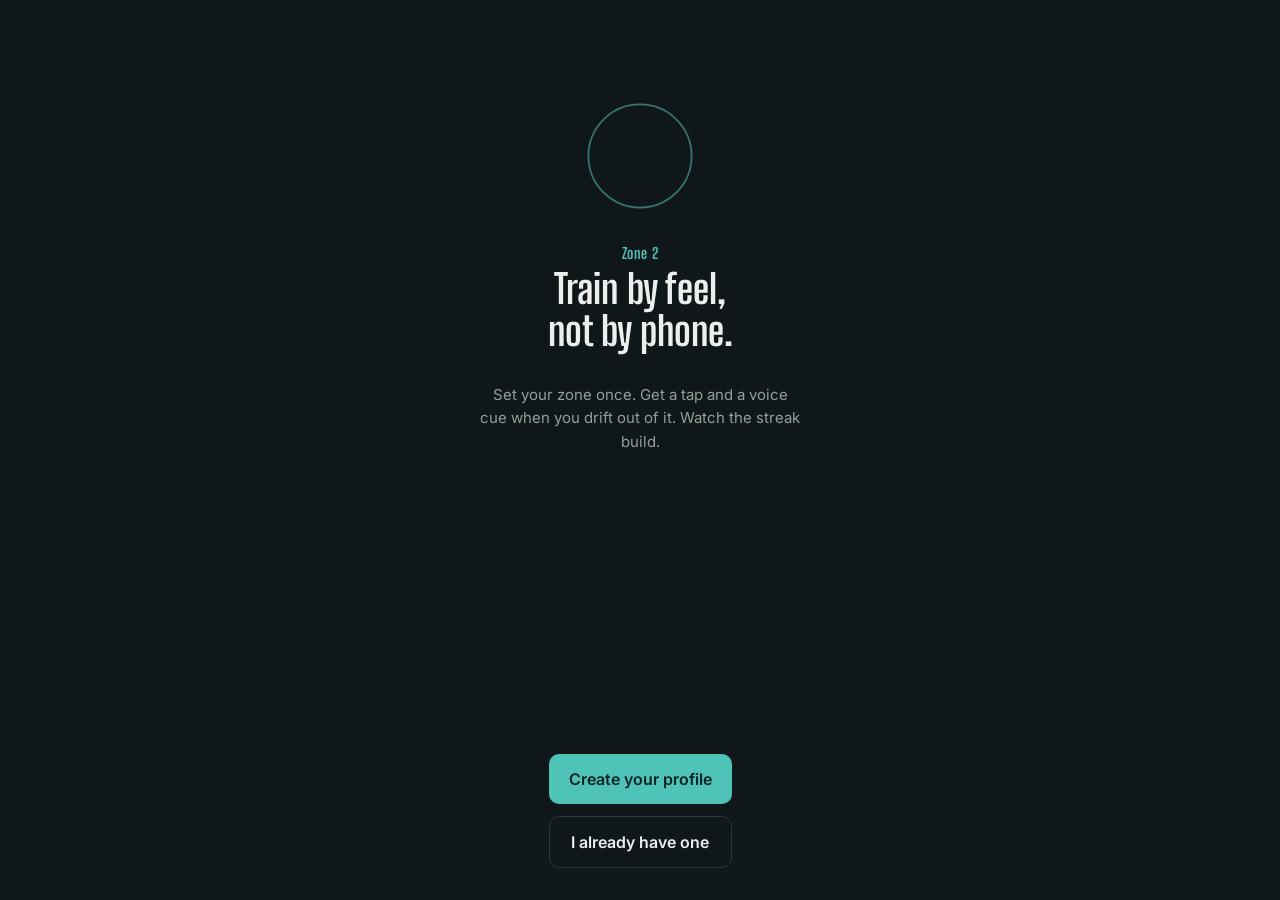
<file: index.html>
<!DOCTYPE html>
<html lang="en">
<head>
<meta charset="UTF-8">
<meta name="viewport" content="width=device-width, initial-scale=1.0, viewport-fit=cover">
<meta name="theme-color" content="#12181B">
<meta name="apple-mobile-web-app-capable" content="yes">
<meta name="apple-mobile-web-app-status-bar-style" content="black-translucent">
<meta name="apple-mobile-web-app-title" content="Zone 2">
<link rel="manifest" href="manifest.json">
<link rel="apple-touch-icon" href="icons/icon-192.png">
<link rel="icon" href="icons/icon-192.png">
<title>Zone 2 Trainer</title>
<link rel="preconnect" href="https://fonts.googleapis.com">
<link rel="preconnect" href="https://fonts.gstatic.com" crossorigin>
<link href="https://fonts.googleapis.com/css2?family=Big+Shoulders+Display:wght@600;700;800&family=Inter:wght@400;500;600;700&display=swap" rel="stylesheet">
<link rel="stylesheet" href="styles.css">
</head>
<body>

<div id="app" class="app">

  <!-- ===================== AUTH: WELCOME ===================== -->
  <section id="screen-welcome" class="screen screen-welcome active">
    <div class="welcome-hero">
      <div class="pulse-ring" aria-hidden="true">
        <svg viewBox="0 0 200 200"><circle cx="100" cy="100" r="86"/></svg>
      </div>
      <p class="eyebrow-none brand-mark">Zone 2</p>
      <h1>Train by feel,<br>not by phone.</h1>
      <p class="welcome-sub">Set your zone once. Get a tap and a voice cue when you drift out of it. Watch the streak build.</p>
    </div>
    <div class="welcome-actions">
      <button class="btn btn-primary" id="btn-go-signup">Create your profile</button>
      <button class="btn btn-ghost" id="btn-go-login">I already have one</button>
    </div>
  </section>

  <!-- ===================== AUTH: SIGNUP ===================== -->
  <section id="screen-signup" class="screen">
    <header class="screen-header">
      <button class="btn-back" data-back="screen-welcome" aria-label="Back">←</button>
      <h2>Create your profile</h2>
    </header>
    <form id="form-signup" class="form-stack" autocomplete="off">
      <label class="field">
        <span>Display name</span>
        <input type="text" id="signup-name" placeholder="e.g. Ziyar" required maxlength="24">
      </label>
      <label class="field">
        <span>Username</span>
        <input type="text" id="signup-username" placeholder="lowercase, no spaces" required maxlength="20" pattern="[a-z0-9_]+">
      </label>
      <label class="field">
        <span>Passcode</span>
        <input type="password" id="signup-password" placeholder="4+ characters" required minlength="4">
      </label>
      <p class="field-note">This stays on this device only — there's no server yet, so it won't follow you to another phone.</p>
      <button type="submit" class="btn btn-primary">Continue</button>
    </form>
    <p id="signup-error" class="form-error" hidden></p>
  </section>

  <!-- ===================== AUTH: LOGIN ===================== -->
  <section id="screen-login" class="screen">
    <header class="screen-header">
      <button class="btn-back" data-back="screen-welcome" aria-label="Back">←</button>
      <h2>Welcome back</h2>
    </header>
    <form id="form-login" class="form-stack" autocomplete="off">
      <label class="field">
        <span>Username</span>
        <input type="text" id="login-username" required maxlength="20">
      </label>
      <label class="field">
        <span>Passcode</span>
        <input type="password" id="login-password" required>
      </label>
      <button type="submit" class="btn btn-primary">Log in</button>
    </form>
    <p id="login-error" class="form-error" hidden></p>
  </section>

  <!-- ===================== ONBOARDING: ZONE SETUP (one-time) ===================== -->
  <section id="screen-setup" class="screen">
    <header class="screen-header">
      <h2>Set your Zone 2</h2>
      <p class="screen-sub">You'll only do this once — adjust it any time later from Settings.</p>
    </header>
    <form id="form-setup" class="form-stack">
      <label class="field">
        <span>Age *</span>
        <input type="number" id="setup-age" min="10" max="100" required placeholder="Required">
      </label>
      <label class="field">
        <span>Resting heart rate <em>(optional)</em></span>
        <input type="number" id="setup-rhr" min="30" max="120" placeholder="Measured first thing in the morning">
      </label>
      <label class="field">
        <span>Max heart rate <em>(optional)</em></span>
        <input type="number" id="setup-maxhr" min="120" max="230" placeholder="From a max-effort test, or leave blank to estimate">
      </label>
      <div class="zone-preview" id="setup-preview" hidden>
        <span class="zone-preview-label">Your estimated Zone 2</span>
        <span class="zone-preview-range"><b id="setup-low">--</b>–<b id="setup-high">--</b> <small>BPM</small></span>
      </div>
      <button type="submit" class="btn btn-primary">Save and continue</button>
    </form>
  </section>

  <!-- ===================== HOME ===================== -->
  <section id="screen-home" class="screen">
    <header class="home-header">
      <div>
        <p class="home-greeting" id="home-greeting">Hey there</p>
        <p class="home-zone" id="home-zone-range">Zone 2: -- – -- BPM</p>
      </div>
      <button class="avatar-btn" id="btn-open-settings" aria-label="Settings">
        <span id="home-avatar-initial">?</span>
      </button>
    </header>

    <div class="streak-card">
      <div class="streak-flame" id="streak-flame">🔥</div>
      <div>
        <p class="streak-number"><span id="streak-current">0</span> day streak</p>
        <p class="streak-sub">Best: <span id="streak-best">0</span> days</p>
      </div>
    </div>

    <div class="home-cta">
      <label class="minutes-field">
        <span>Target time</span>
        <div class="stepper">
          <button type="button" id="minutes-minus" aria-label="Decrease">−</button>
          <span id="minutes-value">30</span>
          <span class="stepper-unit">min</span>
          <button type="button" id="minutes-plus" aria-label="Increase">+</button>
        </div>
      </label>
      <button class="btn btn-primary btn-large" id="btn-start-flow">Start workout</button>
    </div>

    <section class="dash-section">
      <h3>This week</h3>
      <div class="dash-grid">
        <div class="dash-tile">
          <span class="dash-num" id="dash-week-time">0</span>
          <span class="dash-label">minutes trained</span>
        </div>
        <div class="dash-tile">
          <span class="dash-num" id="dash-week-zone">0%</span>
          <span class="dash-label">avg in Zone 2</span>
        </div>
        <div class="dash-tile">
          <span class="dash-num" id="dash-week-count">0</span>
          <span class="dash-label">workouts</span>
        </div>
      </div>
    </section>

    <section class="dash-section">
      <div class="dash-section-head">
        <h3>Last 7 workouts</h3>
      </div>
      <div class="bar-chart" id="bar-chart"></div>
    </section>

    <section class="dash-section">
      <div class="dash-section-head">
        <h3>History</h3>
        <button class="link-btn" id="btn-view-all-history">View all</button>
      </div>
      <ul class="history-list" id="history-list-preview"></ul>
      <p class="empty-note" id="history-empty" hidden>No workouts yet. Your first one will show up here.</p>
    </section>
  </section>

  <!-- ===================== FULL HISTORY ===================== -->
  <section id="screen-history" class="screen">
    <header class="screen-header">
      <button class="btn-back" data-back="screen-home" aria-label="Back">←</button>
      <h2>Workout history</h2>
    </header>
    <ul class="history-list" id="history-list-full"></ul>
    <p class="empty-note" id="history-empty-full" hidden>No workouts logged yet.</p>
  </section>

  <!-- ===================== CONNECT HR MONITOR ===================== -->
  <section id="screen-connect" class="screen">
    <header class="screen-header">
      <button class="btn-back" data-back="screen-home" aria-label="Back">←</button>
      <h2>Connect your HR monitor</h2>
    </header>
    <p class="connect-warning">⚠️ Web Bluetooth needs Chrome or Edge on desktop/Android. Safari and Firefox aren't supported yet.</p>
    <div class="connect-visual" id="connect-visual">
      <span class="connect-pulse"></span>
    </div>
    <p class="connect-status" id="connect-status">Tap below to open the device picker.</p>
    <button class="btn btn-primary btn-large" id="btn-scan">Scan for devices</button>
    <button class="btn btn-ghost" id="btn-skip-connect">Skip — enter BPM manually</button>
  </section>

  <!-- ===================== WORKOUT (LIVE) ===================== -->
  <section id="screen-workout" class="screen">
    <header class="workout-header">
      <button class="btn-back" id="btn-workout-back" aria-label="Back">←</button>
      <span class="workout-timer" id="workout-remaining">30:00</span>
      <button class="icon-btn" id="btn-mute" aria-label="Mute cues">🔊</button>
    </header>

    <div class="gauge-wrap">
      <svg viewBox="0 0 240 240" class="gauge" id="gauge-svg">
        <circle class="gauge-track" cx="120" cy="120" r="104"/>
        <circle class="gauge-fill" id="gauge-fill" cx="120" cy="120" r="104"/>
      </svg>
      <div class="gauge-center">
        <span class="gauge-bpm" id="gauge-bpm">--</span>
        <span class="gauge-bpm-label">BPM</span>
        <span class="gauge-state" id="gauge-state">WAITING</span>
      </div>
    </div>

    <p class="workout-zone-label">Zone 2: <span id="workout-zone-range">-- – --</span> BPM</p>

    <div class="workout-stats">
      <div class="workout-stat">
        <span class="workout-stat-num" id="workout-inzone-pct">0%</span>
        <span class="workout-stat-label">in zone</span>
      </div>
      <div class="workout-stat">
        <span class="workout-stat-num" id="workout-avg">--</span>
        <span class="workout-stat-label">avg bpm</span>
      </div>
      <div class="workout-stat">
        <span class="workout-stat-num" id="workout-elapsed">0:00</span>
        <span class="workout-stat-label">elapsed</span>
      </div>
    </div>

    <input type="range" id="manual-bpm-slider" min="60" max="200" value="120" hidden>

    <div class="workout-controls">
      <button class="btn btn-ghost" id="btn-pause">Pause</button>
      <button class="btn btn-danger" id="btn-stop">Stop</button>
    </div>
  </section>

  <!-- ===================== WORKOUT SUMMARY ===================== -->
  <section id="screen-summary" class="screen">
    <header class="screen-header">
      <h2>Nice work.</h2>
      <p class="screen-sub" id="summary-sub">Here's how it went.</p>
    </header>

    <div class="summary-grid">
      <div class="summary-tile">
        <span class="summary-num" id="summary-time">--</span>
        <span class="summary-label">workout time</span>
      </div>
      <div class="summary-tile">
        <span class="summary-num" id="summary-inzone-time">--</span>
        <span class="summary-label">time in zone 2</span>
      </div>
      <div class="summary-tile">
        <span class="summary-num" id="summary-pct">--%</span>
        <span class="summary-label">zone 2 %</span>
      </div>
      <div class="summary-tile">
        <span class="summary-num" id="summary-avg">--</span>
        <span class="summary-label">avg heart rate</span>
      </div>
    </div>

    <p class="summary-recommendation" id="summary-recommendation"></p>

    <div class="form-stack">
      <button class="btn btn-primary" id="btn-summary-done">Done</button>
    </div>
  </section>

  <!-- ===================== SETTINGS ===================== -->
  <section id="screen-settings" class="screen">
    <header class="screen-header">
      <button class="btn-back" data-back="screen-home" aria-label="Back">←</button>
      <h2>Settings</h2>
    </header>

    <section class="settings-block">
      <h3>Zone 2 profile</h3>
      <form id="form-settings-zone" class="form-stack">
        <label class="field">
          <span>Age</span>
          <input type="number" id="settings-age" min="10" max="100" required>
        </label>
        <label class="field">
          <span>Resting heart rate <em>(optional)</em></span>
          <input type="number" id="settings-rhr" min="30" max="120">
        </label>
        <label class="field">
          <span>Max heart rate <em>(optional)</em></span>
          <input type="number" id="settings-maxhr" min="120" max="230">
        </label>
        <div class="zone-preview" id="settings-preview">
          <span class="zone-preview-label">Zone 2</span>
          <span class="zone-preview-range"><b id="settings-low">--</b>–<b id="settings-high">--</b> <small>BPM</small></span>
        </div>
        <button type="submit" class="btn btn-primary">Save changes</button>
      </form>
    </section>

    <section class="settings-block">
      <h3>Workout cues</h3>
      <label class="toggle-row">
        <span>Voice cues</span>
        <input type="checkbox" id="settings-voice" checked>
      </label>
      <label class="toggle-row">
        <span>Vibration</span>
        <input type="checkbox" id="settings-vibration" checked>
      </label>
    </section>

    <section class="settings-block">
      <button class="btn btn-ghost btn-full" id="btn-logout">Log out</button>
    </section>
  </section>

</div>

<div id="toast" class="toast" hidden></div>

<script src="app.js"></script>
</body>
</html>
</file>
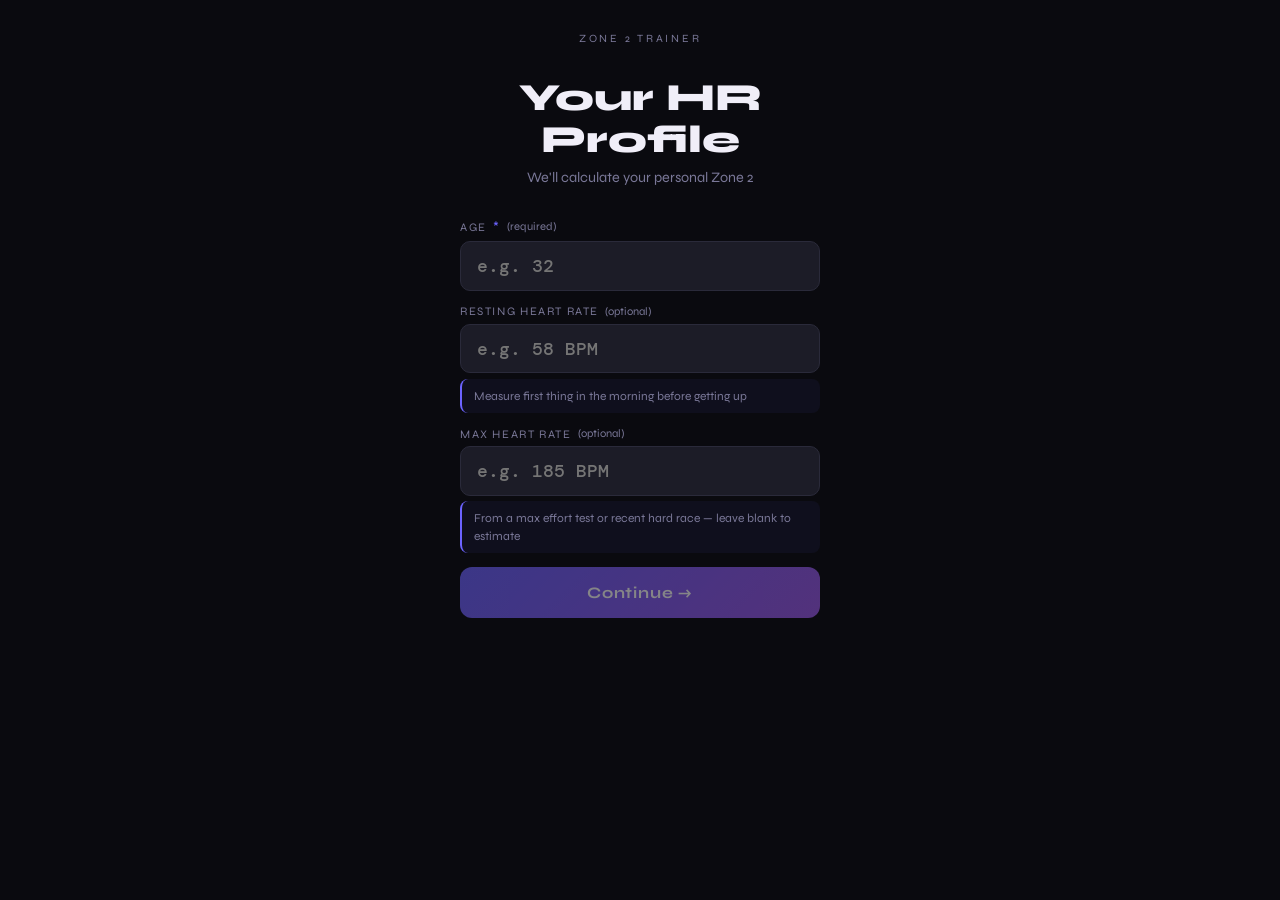
<file: zone2_trainer (1).html>
<!DOCTYPE html>
<html lang="en">
<head>
<meta charset="UTF-8">
<meta name="viewport" content="width=device-width, initial-scale=1.0">
<title>Zone 2 Trainer</title>
<link rel="preconnect" href="https://fonts.googleapis.com">
<link href="https://fonts.googleapis.com/css2?family=DM+Mono:wght@400;500&family=Syne:wght@400;600;700;800&display=swap" rel="stylesheet">
<style>
  *{box-sizing:border-box;margin:0;padding:0;}
  :root{
    --z2-low:133;--z2-high:143;
    --c-easy:#B8860B;--c-zone:#1D6A3A;--c-hard:#B22222;
    --bg:#0A0A0F;--surface:#13131A;--surface2:#1C1C27;
    --text:#F0EEF8;--muted:#7A7898;--border:#2A2A3A;
  }
  body{font-family:'Syne',sans-serif;background:var(--bg);color:var(--text);min-height:600px;overflow:hidden;}
  .screen{display:none;flex-direction:column;align-items:center;justify-content:center;min-height:600px;padding:2rem;animation:fadeIn .4s ease;}
  .screen.active{display:flex;}
  @keyframes fadeIn{from{opacity:0;transform:translateY(12px)}to{opacity:1;transform:translateY(0)}}
  .logo{font-size:11px;letter-spacing:.25em;color:var(--muted);text-transform:uppercase;margin-bottom:2rem;}
  .big-title{font-size:2.4rem;font-weight:800;line-height:1.1;text-align:center;margin-bottom:.5rem;}
  .sub{font-size:.9rem;color:var(--muted);text-align:center;margin-bottom:2rem;}
  .card{background:var(--surface);border:1px solid var(--border);border-radius:16px;padding:2rem;width:100%;max-width:360px;}
  .time-input-wrap{display:flex;align-items:center;gap:1rem;margin:1.5rem 0;}
  .time-btn{width:44px;height:44px;border-radius:50%;border:1px solid var(--border);background:var(--surface2);color:var(--text);font-size:1.4rem;cursor:pointer;display:flex;align-items:center;justify-content:center;transition:all .2s;}
  .time-btn:hover{border-color:#6C63FF;color:#6C63FF;}
  .time-display{flex:1;text-align:center;font-size:2.8rem;font-weight:800;font-family:'DM Mono',monospace;color:#6C63FF;}
  .time-label{font-size:11px;color:var(--muted);letter-spacing:.15em;text-align:center;margin-top:-1rem;margin-bottom:1rem;}
  .btn-primary{width:100%;padding:1rem;border:none;border-radius:12px;background:linear-gradient(135deg,#6C63FF,#9B59E8);color:#fff;font-family:'Syne',sans-serif;font-size:1rem;font-weight:700;cursor:pointer;letter-spacing:.05em;transition:all .2s;}
  .btn-primary:hover{transform:translateY(-1px);box-shadow:0 8px 24px rgba(108,99,255,.35);}
  .btn-primary:disabled{opacity:.5;cursor:not-allowed;transform:none;}
  .btn-secondary{width:100%;padding:.75rem;border:1px solid var(--border);border-radius:12px;background:transparent;color:var(--muted);font-family:'Syne',sans-serif;font-size:.85rem;font-weight:600;cursor:pointer;letter-spacing:.05em;transition:all .2s;margin-top:.5rem;}
  .btn-secondary:hover{border-color:#6C63FF;color:#6C63FF;}

  /* ─── HR PROFILE SCREEN ─── */
  .profile-form{width:100%;max-width:360px;display:flex;flex-direction:column;gap:.85rem;}
  .field-group{display:flex;flex-direction:column;gap:.35rem;}
  .field-label{font-size:.72rem;letter-spacing:.14em;color:var(--muted);text-transform:uppercase;display:flex;align-items:center;gap:.4rem;}
  .field-label .req{color:#6C63FF;font-size:.85rem;}
  .field-input{background:var(--surface2);border:1px solid var(--border);border-radius:10px;padding:.8rem 1rem;color:var(--text);font-family:'DM Mono',monospace;font-size:1.1rem;font-weight:500;outline:none;transition:border-color .2s;width:100%;appearance:none;}
  .field-input:focus{border-color:#6C63FF;}
  .field-input.error{border-color:#E74C3C;}
  .field-hint{font-size:.75rem;color:var(--muted);line-height:1.5;padding:.5rem .75rem;background:rgba(108,99,255,.06);border-radius:8px;border-left:2px solid #6C63FF;}
  .method-badge{display:inline-flex;align-items:center;gap:.4rem;padding:.3rem .7rem;border-radius:6px;font-size:.72rem;font-weight:700;letter-spacing:.08em;margin-top:.25rem;}
  .method-karvonen{background:rgba(46,204,113,.12);color:#2ECC71;border:1px solid rgba(46,204,113,.25);}
  .method-maxhr{background:rgba(108,99,255,.12);color:#9B8FFF;border:1px solid rgba(108,99,255,.25);}
  .method-age{background:rgba(218,165,32,.12);color:#DAA520;border:1px solid rgba(218,165,32,.25);}
  .z2-preview{background:var(--surface2);border-radius:12px;padding:1rem;text-align:center;margin-top:.25rem;border:1px solid var(--border);transition:all .3s;}
  .z2-preview-range{font-family:'DM Mono',monospace;font-size:1.6rem;font-weight:500;color:#6C63FF;}
  .z2-preview-label{font-size:.72rem;color:var(--muted);letter-spacing:.1em;margin-top:.2rem;}
  .error-msg{font-size:.75rem;color:#E74C3C;margin-top:.15rem;}

  /* BLUETOOTH */
  .bt-icon-wrap{width:80px;height:80px;border-radius:50%;border:2px solid var(--border);display:flex;align-items:center;justify-content:center;margin:0 auto 1.5rem;position:relative;transition:border-color .3s;}
  .bt-icon-wrap.scanning{border-color:#6C63FF;animation:pulse-ring 1.4s ease infinite;}
  .bt-icon-wrap.connected{border-color:#2ECC71;}
  @keyframes pulse-ring{0%{box-shadow:0 0 0 0 rgba(108,99,255,.4)}70%{box-shadow:0 0 0 16px rgba(108,99,255,0)}100%{box-shadow:0 0 0 0 rgba(108,99,255,0)}}
  .bt-status{font-size:.85rem;color:var(--muted);text-align:center;margin-bottom:1.5rem;min-height:1.2rem;line-height:1.5;}
  .device-item{display:flex;align-items:center;gap:.75rem;padding:.75rem;border-radius:10px;border:1px solid var(--border);background:var(--surface2);cursor:pointer;transition:all .2s;margin-bottom:.5rem;}
  .device-item:hover{border-color:#6C63FF;}
  .device-item.selected{border-color:#2ECC71;background:rgba(46,204,113,.08);}
  .device-dot{width:8px;height:8px;border-radius:50%;background:var(--muted);}
  .device-item.selected .device-dot{background:#2ECC71;}
  .compat-banner{background:rgba(231,76,60,.1);border:1px solid rgba(231,76,60,.3);border-radius:10px;padding:.75rem 1rem;font-size:.8rem;color:#E74C3C;margin-bottom:1rem;line-height:1.5;display:none;}
  .compat-banner a{color:#E74C3C;text-decoration:underline;}

  /* WORKOUT SCREEN */
  #workout-screen{padding:1.5rem 1rem;}
  .workout-header{display:flex;justify-content:space-between;align-items:center;width:100%;max-width:400px;margin-bottom:1.5rem;}
  .hr-pill{display:flex;align-items:center;gap:.5rem;padding:.5rem 1rem;border-radius:100px;border:1px solid var(--border);background:var(--surface);}
  .hr-num{font-family:'DM Mono',monospace;font-size:1.5rem;font-weight:500;}
  .hr-unit{font-size:.75rem;color:var(--muted);}
  .status-pill{padding:.35rem .9rem;border-radius:100px;font-size:.75rem;font-weight:700;letter-spacing:.08em;}

  .timer-wrap{position:relative;width:200px;height:200px;margin:0 auto 1.5rem;}
  .timer-svg{transform:rotate(-90deg);}
  .timer-bg{fill:none;stroke:var(--border);stroke-width:8;}
  .timer-progress{fill:none;stroke:#6C63FF;stroke-width:8;stroke-linecap:round;transition:stroke-dashoffset .5s linear,stroke .4s;}
  .timer-text{position:absolute;top:50%;left:50%;transform:translate(-50%,-50%);text-align:center;}
  .timer-big{font-family:'DM Mono',monospace;font-size:2rem;font-weight:500;}
  .timer-lbl{font-size:.7rem;color:var(--muted);letter-spacing:.1em;}

  .zone-card{width:100%;max-width:400px;border-radius:14px;border:1px solid var(--border);padding:1.25rem;margin-bottom:1.2rem;text-align:center;transition:all .4s;}
  .zone-msg{font-size:1.05rem;font-weight:600;margin-bottom:.25rem;}
  .zone-sub{font-size:.8rem;color:var(--muted);}

  .zone-easy{border-color:rgba(218,165,32,.4);background:rgba(218,165,32,.07);}
  .zone-easy .zone-msg{color:#DAA520;}
  .zone-good{border-color:rgba(46,204,113,.4);background:rgba(46,204,113,.07);}
  .zone-good .zone-msg{color:#2ECC71;}
  .zone-hard{border-color:rgba(231,76,60,.4);background:rgba(231,76,60,.07);}
  .zone-hard .zone-msg{color:#E74C3C;}
  .zone-wait{border-color:rgba(122,120,152,.3);background:rgba(122,120,152,.05);}
  .zone-wait .zone-msg{color:var(--muted);}

  .stats-row{display:flex;gap:.75rem;width:100%;max-width:400px;margin-bottom:1.2rem;}
  .stat-box{flex:1;background:var(--surface);border:1px solid var(--border);border-radius:12px;padding:.75rem;text-align:center;}
  .stat-val{font-family:'DM Mono',monospace;font-size:1.3rem;font-weight:500;}
  .stat-lbl{font-size:.7rem;color:var(--muted);letter-spacing:.08em;margin-top:2px;}

  .controls{display:flex;gap:.75rem;width:100%;max-width:400px;}
  .ctrl-btn{flex:1;padding:.75rem;border-radius:12px;border:1px solid var(--border);background:var(--surface);color:var(--text);font-family:'Syne',sans-serif;font-size:.8rem;font-weight:600;cursor:pointer;transition:all .2s;letter-spacing:.05em;}
  .ctrl-btn:hover{border-color:#6C63FF;color:#6C63FF;}
  .ctrl-btn.danger{border-color:rgba(231,76,60,.4);color:#E74C3C;}
  .ctrl-btn.danger:hover{background:rgba(231,76,60,.1);}
  .ctrl-btn.paused-style{border-color:rgba(46,204,113,.4);color:#2ECC71;}

  /* SUMMARY */
  #summary-screen{padding:2rem 1rem;}
  .summary-card{background:var(--surface);border:1px solid var(--border);border-radius:20px;padding:2rem;width:100%;max-width:400px;}
  .summary-title{font-size:1.6rem;font-weight:800;margin-bottom:.5rem;}
  .summary-msg{font-size:.9rem;color:var(--muted);margin-bottom:1.5rem;}
  .summary-grid{display:grid;grid-template-columns:1fr 1fr;gap:.75rem;margin-bottom:1.5rem;}
  .s-box{background:var(--surface2);border-radius:12px;padding:1rem;}
  .s-val{font-family:'DM Mono',monospace;font-size:1.5rem;font-weight:500;}
  .s-lbl{font-size:.72rem;color:var(--muted);letter-spacing:.08em;margin-top:4px;}
  .improve-box{background:var(--surface2);border-radius:12px;padding:1rem;border-left:3px solid #6C63FF;margin-bottom:1.5rem;}
  .improve-title{font-size:.75rem;letter-spacing:.1em;color:var(--muted);margin-bottom:.5rem;}
  .improve-text{font-size:.9rem;line-height:1.6;}

  .export-row{display:flex;gap:.75rem;margin-bottom:1rem;}
  .export-btn{flex:1;padding:.65rem;border-radius:10px;border:1px solid var(--border);background:var(--surface2);color:var(--text);font-family:'Syne',sans-serif;font-size:.78rem;font-weight:600;cursor:pointer;transition:all .2s;letter-spacing:.04em;}
  .export-btn:hover{border-color:#6C63FF;color:#6C63FF;}

  .signal-badge{display:inline-flex;align-items:center;gap:3px;margin-left:auto;}
  .signal-bar{width:3px;border-radius:2px;background:var(--muted);}
  .signal-bar.lit{background:#2ECC71;}

  .hr-beat{display:inline-block;width:8px;height:8px;border-radius:50%;background:#E74C3C;margin-right:4px;animation:none;}
  .hr-beat.beating{animation:beat .6s ease-in-out infinite;}
  @keyframes beat{0%,100%{transform:scale(1)}50%{transform:scale(1.5);opacity:.7}}

  .disconnect-btn{font-size:.7rem;color:var(--muted);background:none;border:none;cursor:pointer;text-decoration:underline;margin-top:.5rem;display:block;text-align:center;}
  .disconnect-btn:hover{color:#E74C3C;}

  .data-log-dot{width:6px;height:6px;border-radius:50%;background:#6C63FF;display:inline-block;animation:logblink .8s ease infinite;}
  @keyframes logblink{0%,100%{opacity:1}50%{opacity:.2}}
</style>
</head>
<body>

<!-- SCREEN 0: HR Profile -->
<div id="profile-screen" class="screen active">
  <div class="logo">Zone 2 Trainer</div>
  <div class="big-title">Your HR<br>Profile</div>
  <div class="sub">We'll calculate your personal Zone 2</div>

  <div class="profile-form">
    <!-- Age (mandatory) -->
    <div class="field-group">
      <div class="field-label">Age <span class="req">*</span> <span style="font-size:.7rem;color:var(--muted);font-weight:400;text-transform:none;letter-spacing:0">(required)</span></div>
      <input class="field-input" id="input-age" type="number" min="10" max="100" placeholder="e.g. 32" oninput="onProfileInput()">
      <div class="error-msg" id="err-age" style="display:none">Please enter your age</div>
    </div>

    <!-- Resting HR (optional) -->
    <div class="field-group">
      <div class="field-label">Resting Heart Rate <span style="font-size:.7rem;color:var(--muted);font-weight:400;text-transform:none;letter-spacing:0">(optional)</span></div>
      <input class="field-input" id="input-rhr" type="number" min="30" max="100" placeholder="e.g. 58 BPM" oninput="onProfileInput()">
      <div class="field-hint">Measure first thing in the morning before getting up</div>
    </div>

    <!-- Max HR (optional) -->
    <div class="field-group">
      <div class="field-label">Max Heart Rate <span style="font-size:.7rem;color:var(--muted);font-weight:400;text-transform:none;letter-spacing:0">(optional)</span></div>
      <input class="field-input" id="input-maxhr" type="number" min="100" max="230" placeholder="e.g. 185 BPM" oninput="onProfileInput()">
      <div class="field-hint">From a max effort test or recent hard race — leave blank to estimate</div>
    </div>

    <!-- Live preview -->
    <div class="z2-preview" id="z2-preview" style="display:none">
      <div class="z2-preview-range" id="z2-preview-range">--- BPM</div>
      <div class="z2-preview-label">CALCULATED ZONE 2</div>
      <div id="z2-method-badge" style="margin-top:.5rem;display:flex;justify-content:center;"></div>
    </div>

    <button class="btn-primary" id="profile-next-btn" onclick="saveProfile()" disabled>Continue →</button>
  </div>
</div>

<!-- SCREEN 1: Time Setup -->
<div id="setup-screen" class="screen">
  <div class="logo">Zone 2 Trainer</div>
  <div class="big-title">Set Your<br>Workout Time</div>
  <div class="sub">How long do you want to train today?</div>
  <div class="card">
    <!-- Zone 2 reminder chip -->
    <div style="display:flex;align-items:center;justify-content:space-between;margin-bottom:1.2rem;padding:.6rem .9rem;background:var(--surface2);border-radius:10px;border:1px solid var(--border);">
      <div>
        <div style="font-size:.68rem;letter-spacing:.12em;color:var(--muted);text-transform:uppercase">Your Zone 2</div>
        <div style="font-family:'DM Mono',monospace;font-size:1.1rem;color:#6C63FF;font-weight:500" id="setup-z2-display">--- BPM</div>
      </div>
      <button onclick="goTo('profile-screen')" style="font-size:.7rem;color:var(--muted);background:none;border:1px solid var(--border);border-radius:6px;padding:.3rem .6rem;cursor:pointer;">Edit</button>
    </div>

    <div class="time-input-wrap">
      <button class="time-btn" onclick="adjustTime(-5)">−</button>
      <div class="time-display" id="time-disp">30</div>
      <button class="time-btn" onclick="adjustTime(5)">+</button>
    </div>
    <div class="time-label">MINUTES</div>
    <button class="btn-primary" onclick="goTo('bt-screen')">Connect HR Monitor</button>
  </div>
</div>

<!-- SCREEN 2: Bluetooth -->
<div id="bt-screen" class="screen">
  <div class="logo">Zone 2 Trainer</div>
  <div class="big-title">Connect Your<br>HR Monitor</div>
  <div class="card" style="max-width:360px;">
    <div class="compat-banner" id="compat-banner">
      ⚠️ Web Bluetooth requires Chrome or Edge on desktop/Android.
      Safari and Firefox are not supported. <a href="https://caniuse.com/web-bluetooth" target="_blank">Check compatibility</a>
    </div>

    <div class="bt-icon-wrap" id="bt-icon">
      <svg width="32" height="40" viewBox="0 0 24 30" fill="none">
        <path d="M5 8l14 10-7 5V7l7 5L5 22" stroke="#6C63FF" stroke-width="2.2" stroke-linecap="round" stroke-linejoin="round"/>
      </svg>
    </div>
    <div class="bt-status" id="bt-status">Tap below to open device picker</div>
    <div id="device-list"></div>

    <button class="btn-primary" id="bt-scan-btn" onclick="connectBluetooth()">Scan for Devices</button>
    <button class="btn-primary" id="start-btn" onclick="goTo('workout-screen');startWorkout();" style="display:none;margin-top:.75rem;">Start Workout</button>
  </div>
</div>

<!-- SCREEN 3: Workout -->
<div id="workout-screen" class="screen">
  <div class="workout-header">
    <div class="hr-pill">
      <span class="hr-beat" id="hr-beat-dot"></span>
      <span class="hr-num" id="hr-display">--</span>
      <span class="hr-unit">BPM</span>
    </div>
    <div class="status-pill" id="status-pill" style="background:rgba(122,120,152,.15);color:var(--muted);">WAITING</div>
  </div>

  <div class="timer-wrap">
    <svg class="timer-svg" width="200" height="200" viewBox="0 0 200 200">
      <circle class="timer-bg" cx="100" cy="100" r="88"/>
      <circle class="timer-progress" id="timer-arc" cx="100" cy="100" r="88" stroke-dasharray="553" stroke-dashoffset="0"/>
    </svg>
    <div class="timer-text">
      <div class="timer-big" id="timer-disp">00:00</div>
      <div class="timer-lbl" id="timer-sublbl">REMAINING</div>
    </div>
  </div>

  <div class="zone-card zone-wait" id="zone-card">
    <div class="zone-msg" id="zone-msg">Waiting for HR data...</div>
    <div class="zone-sub" id="zone-sub">Zone 2: --- BPM</div>
  </div>

  <div class="stats-row">
    <div class="stat-box"><div class="stat-val" id="zone2-pct">0%</div><div class="stat-lbl">IN ZONE 2</div></div>
    <div class="stat-box"><div class="stat-val" id="avg-hr">--</div><div class="stat-lbl">AVG BPM</div></div>
    <div class="stat-box">
      <div class="stat-val" id="elapsed-disp">0:00</div>
      <div class="stat-lbl">ELAPSED <span class="data-log-dot" id="log-dot" style="display:none"></span></div>
    </div>
  </div>

  <div class="controls">
    <button class="ctrl-btn" id="pause-btn" onclick="togglePause()">Pause</button>
    <button class="ctrl-btn" onclick="restartWorkout()">Restart</button>
    <button class="ctrl-btn danger" onclick="stopWorkout()">Stop</button>
  </div>
</div>

<!-- SCREEN 4: Summary -->
<div id="summary-screen" class="screen">
  <div class="logo">Zone 2 Trainer</div>
  <div class="summary-card">
    <div class="summary-title" id="summary-title">Great Work!</div>
    <div class="summary-msg" id="summary-msg">Here's how your session went</div>
    <div class="summary-grid">
      <div class="s-box"><div class="s-val" id="s-time">--</div><div class="s-lbl">WORKOUT TIME</div></div>
      <div class="s-box"><div class="s-val" id="s-z2time">--</div><div class="s-lbl">TIME IN ZONE 2</div></div>
      <div class="s-box"><div class="s-val" id="s-z2pct">--%</div><div class="s-lbl">ZONE 2 %</div></div>
      <div class="s-box"><div class="s-val" id="s-avg">-- BPM</div><div class="s-lbl">AVG HEART RATE</div></div>
    </div>
    <div class="improve-box">
      <div class="improve-title">RECOMMENDATION</div>
      <div class="improve-text" id="s-improve">—</div>
    </div>
    <div class="export-row">
      <button class="export-btn" onclick="exportCSV()">⬇ Export CSV</button>
      <button class="export-btn" onclick="exportPNG()">⬇ Export PNG</button>
    </div>
    <button class="btn-primary" onclick="newWorkout()">Start New Workout</button>
  </div>
</div>

<script>
// ─────────────────────────────────────────────
//  ZONE 2 CALCULATION ENGINE
// ─────────────────────────────────────────────

let z2Low  = 0;
let z2High = 0;
let z2Method = ''; // 'karvonen' | 'maxhr' | 'age'

// userProfile persists for the session (survives screen nav, reset on newWorkout)
let userProfile = { age: null, rhr: null, maxhr: null };

function calcZone2(age, rhr, maxhr) {
  let low, high, method;

  if (maxhr && rhr) {
    // Karvonen / HRR method — most accurate
    const hrr = maxhr - rhr;
    low  = Math.round(hrr * 0.60 + rhr);
    high = Math.round(hrr * 0.70 + rhr);
    method = 'karvonen';
  } else if (maxhr) {
    // % of Max HR
    low  = Math.round(maxhr * 0.65);
    high = Math.round(maxhr * 0.75);
    method = 'maxhr';
  } else {
    // Age-predicted max HR
    const estMax = rhr
      ? 220 - age                     // still use age prediction for max
      : 220 - age;
    if (rhr) {
      // Karvonen with estimated max
      const hrr = estMax - rhr;
      low  = Math.round(hrr * 0.60 + rhr);
      high = Math.round(hrr * 0.70 + rhr);
      method = 'karvonen';            // technically still HRR, note as such
    } else {
      low  = Math.round(estMax * 0.65);
      high = Math.round(estMax * 0.75);
      method = 'age';
    }
  }
  return { low, high, method };
}

// ─────────────────────────────────────────────
//  PROFILE SCREEN LOGIC
// ─────────────────────────────────────────────

function onProfileInput() {
  const age   = parseInt(document.getElementById('input-age').value)   || null;
  const rhr   = parseInt(document.getElementById('input-rhr').value)   || null;
  const maxhr = parseInt(document.getElementById('input-maxhr').value) || null;

  const btn     = document.getElementById('profile-next-btn');
  const preview = document.getElementById('z2-preview');
  const errAge  = document.getElementById('err-age');

  // Age is mandatory
  if (!age || age < 10 || age > 100) {
    btn.disabled = true;
    preview.style.display = 'none';
    if (document.getElementById('input-age').value !== '') {
      errAge.style.display = 'block';
      document.getElementById('input-age').classList.add('error');
    }
    return;
  }

  errAge.style.display = 'none';
  document.getElementById('input-age').classList.remove('error');
  btn.disabled = false;

  // Compute and show live preview
  const { low, high, method } = calcZone2(age, rhr, maxhr);
  document.getElementById('z2-preview-range').textContent = `${low}–${high} BPM`;
  preview.style.display = 'block';

  const badge = document.getElementById('z2-method-badge');
  const methodLabels = {
    karvonen: ['method-karvonen', '✓ Karvonen (HRR)'],
    maxhr:    ['method-maxhr',    '% of Max HR'],
    age:      ['method-age',      '⚠ Age-estimated'],
  };
  const [cls, label] = methodLabels[method] || ['method-age', ''];
  badge.innerHTML = `<span class="method-badge ${cls}">${label}</span>`;
}

function saveProfile() {
  const age   = parseInt(document.getElementById('input-age').value)   || null;
  const rhr   = parseInt(document.getElementById('input-rhr').value)   || null;
  const maxhr = parseInt(document.getElementById('input-maxhr').value) || null;

  if (!age) {
    document.getElementById('err-age').style.display = 'block';
    document.getElementById('input-age').classList.add('error');
    return;
  }

  userProfile = { age, rhr, maxhr };
  const { low, high, method } = calcZone2(age, rhr, maxhr);
  z2Low    = low;
  z2High   = high;
  z2Method = method;

  // Update zone sub-label in workout screen
  document.getElementById('zone-sub').textContent = `Zone 2: ${z2Low}–${z2High} BPM`;
  // Update setup screen chip
  document.getElementById('setup-z2-display').textContent = `${z2Low}–${z2High} BPM`;

  goTo('setup-screen');
}

// ─────────────────────────────────────────────
//  STATE
// ─────────────────────────────────────────────
let workoutMins    = 30;
let totalSecs      = 0;
let remainSecs     = 0;
let elapsedSecs    = 0;
let paused         = false;
let workoutInterval = null;
let currentHR      = 0;
let hrHistory      = [];
let zone2Secs      = 0;
let deviceConnected = false;

let bleDevice         = null;
let bleCharacteristic = null;

// ─────────────────────────────────────────────
//  BROWSER COMPAT CHECK
// ─────────────────────────────────────────────
(function checkCompat(){
  if (!navigator.bluetooth) {
    document.getElementById('compat-banner').style.display = 'block';
  }
})();

// ─────────────────────────────────────────────
//  NAV
// ─────────────────────────────────────────────
function goTo(id){
  document.querySelectorAll('.screen').forEach(s=>s.classList.remove('active'));
  document.getElementById(id).classList.add('active');
}

function adjustTime(delta){
  workoutMins = Math.max(5, Math.min(120, workoutMins + delta));
  document.getElementById('time-disp').textContent = workoutMins;
}

// ─────────────────────────────────────────────
//  BLUETOOTH
// ─────────────────────────────────────────────
async function connectBluetooth(){
  if (!navigator.bluetooth) {
    document.getElementById('bt-status').textContent = 'Web Bluetooth not supported in this browser. Use Chrome/Edge.';
    return;
  }

  const icon    = document.getElementById('bt-icon');
  const status  = document.getElementById('bt-status');
  const scanBtn = document.getElementById('bt-scan-btn');
  const list    = document.getElementById('device-list');

  icon.className     = 'bt-icon-wrap scanning';
  status.textContent = 'Opening device picker...';
  scanBtn.disabled   = true;
  list.innerHTML     = '';

  try {
    bleDevice = await navigator.bluetooth.requestDevice({
      filters: [{ services: ['heart_rate'] }],
      optionalServices: ['battery_service']
    });

    status.textContent = `Connecting to ${bleDevice.name || 'device'}...`;
    bleDevice.addEventListener('gattserverdisconnected', onBleDisconnect);

    const server  = await bleDevice.gatt.connect();
    const service = await server.getPrimaryService('heart_rate');
    bleCharacteristic = await service.getCharacteristic('heart_rate_measurement');

    await bleCharacteristic.startNotifications();
    bleCharacteristic.addEventListener('characteristicvaluechanged', handleHRNotification);

    icon.className    = 'bt-icon-wrap connected';
    status.textContent = `Connected to ${bleDevice.name || 'Unknown Device'}`;

    const el = document.createElement('div');
    el.className = 'device-item selected';
    el.innerHTML = `
      <div class="device-dot"></div>
      <div style="flex:1;font-size:.9rem">${bleDevice.name || 'HR Monitor'}</div>
      <div style="font-size:.75rem;color:#2ECC71">● LIVE</div>`;
    list.appendChild(el);

    deviceConnected = true;
    document.getElementById('start-btn').style.display = 'block';
    scanBtn.textContent = 'Scan Again';
    scanBtn.disabled    = false;

    const disBtn = document.createElement('button');
    disBtn.className   = 'disconnect-btn';
    disBtn.textContent = 'Disconnect device';
    disBtn.onclick     = disconnectBle;
    list.appendChild(disBtn);

  } catch (err) {
    icon.className = 'bt-icon-wrap';
    if (err.name === 'NotFoundError') {
      status.textContent = 'No device selected. Try again.';
    } else if (err.name === 'SecurityError') {
      status.textContent = 'Bluetooth permission denied. Check browser settings.';
    } else {
      status.textContent = `Error: ${err.message}`;
    }
    scanBtn.disabled    = false;
    scanBtn.textContent = 'Try Again';
  }
}

function handleHRNotification(event){
  const value = event.target.value;
  const flags = value.getUint8(0);
  const hrFormat = flags & 0x01;
  const bpm = hrFormat === 0
    ? value.getUint8(1)
    : value.getUint16(1, true);
  receivedHR(bpm);
}

function onBleDisconnect(){
  document.getElementById('bt-status').textContent = 'Device disconnected.';
  document.getElementById('bt-icon').className = 'bt-icon-wrap';
  deviceConnected = false;
  if (workoutInterval) {
    document.getElementById('zone-msg').textContent = '⚠ HR monitor disconnected';
    document.getElementById('zone-card').className  = 'zone-card zone-wait';
  }
}

async function disconnectBle(){
  if (bleCharacteristic) {
    try { await bleCharacteristic.stopNotifications(); } catch(e){}
    bleCharacteristic.removeEventListener('characteristicvaluechanged', handleHRNotification);
  }
  if (bleDevice && bleDevice.gatt.connected) {
    bleDevice.gatt.disconnect();
  }
  bleDevice = null;
  bleCharacteristic = null;
  deviceConnected = false;
  document.getElementById('bt-icon').className = 'bt-icon-wrap';
  document.getElementById('bt-status').textContent = 'Disconnected. Tap to scan again.';
  document.getElementById('device-list').innerHTML = '';
  document.getElementById('start-btn').style.display = 'none';
}

// ─────────────────────────────────────────────
//  WORKOUT LOGIC
// ─────────────────────────────────────────────
function startWorkout(){
  totalSecs   = workoutMins * 60;
  remainSecs  = totalSecs;
  elapsedSecs = 0;
  zone2Secs   = 0;
  hrHistory   = [];
  paused      = false;
  currentHR   = 0;

  // Refresh zone sub label with current z2 range
  document.getElementById('zone-sub').textContent = `Zone 2: ${z2Low}–${z2High} BPM`;

  updateTimerArc();
  clearInterval(workoutInterval);
  workoutInterval = setInterval(tickTimer, 1000);

  document.getElementById('log-dot').style.display = 'inline-block';
  document.getElementById('hr-beat-dot').classList.add('beating');
}

function receivedHR(bpm){
  currentHR = bpm;
  hrHistory.push({ t: Date.now(), bpm });
  updateHRDisplay();
}

function tickTimer(){
  if (paused) return;
  remainSecs--;
  elapsedSecs++;
  if (currentHR >= z2Low && currentHR <= z2High) zone2Secs++;
  updateTimerArc();
  updateStats();
  if (remainSecs <= 0) endWorkout();
}

function updateHRDisplay(){
  document.getElementById('hr-display').textContent = currentHR || '--';
  const zCard = document.getElementById('zone-card');
  const zMsg  = document.getElementById('zone-msg');
  const zSub  = document.getElementById('zone-sub');
  const pill  = document.getElementById('status-pill');
  const arc   = document.getElementById('timer-arc');

  if (!currentHR) {
    zCard.className  = 'zone-card zone-wait';
    zMsg.textContent = 'Waiting for HR data...';
    pill.textContent = 'WAITING';
    pill.style.background = 'rgba(122,120,152,.15)';
    pill.style.color = 'var(--muted)';
    return;
  }

  if (currentHR < z2Low) {
    zCard.className  = 'zone-card zone-easy';
    zMsg.textContent = 'Too easy — push a little harder';
    zSub.textContent = `Your HR: ${currentHR} BPM · Zone 2: ${z2Low}–${z2High}`;
    pill.textContent = 'BELOW ZONE';
    pill.style.background = 'rgba(218,165,32,.15)';
    pill.style.color = '#DAA520';
    arc.style.stroke = '#DAA520';
  } else if (currentHR <= z2High) {
    zCard.className  = 'zone-card zone-good';
    zMsg.textContent = 'Great work — stay consistent!';
    zSub.textContent = `Your HR: ${currentHR} BPM · Right in Zone 2`;
    pill.textContent = 'IN ZONE 2';
    pill.style.background = 'rgba(46,204,113,.15)';
    pill.style.color = '#2ECC71';
    arc.style.stroke = '#2ECC71';
  } else {
    zCard.className  = 'zone-card zone-hard';
    zMsg.textContent = 'Too hard — control your effort';
    zSub.textContent = `Your HR: ${currentHR} BPM · Zone 2: ${z2Low}–${z2High}`;
    pill.textContent = 'ABOVE ZONE';
    pill.style.background = 'rgba(231,76,60,.15)';
    pill.style.color = '#E74C3C';
    arc.style.stroke = '#E74C3C';
  }
}

function updateTimerArc(){
  const circ = 2 * Math.PI * 88;
  const frac = remainSecs / totalSecs;
  document.getElementById('timer-arc').style.strokeDashoffset = circ * (1 - frac);
  const m = Math.floor(remainSecs / 60), s = remainSecs % 60;
  document.getElementById('timer-disp').textContent = `${String(m).padStart(2,'0')}:${String(s).padStart(2,'0')}`;
  const em = Math.floor(elapsedSecs / 60), es = elapsedSecs % 60;
  document.getElementById('elapsed-disp').textContent = `${em}:${String(es).padStart(2,'0')}`;
}

function updateStats(){
  const pct = elapsedSecs > 0 ? Math.round((zone2Secs / elapsedSecs) * 100) : 0;
  document.getElementById('zone2-pct').textContent = pct + '%';
  const avg = hrHistory.length > 0
    ? Math.round(hrHistory.reduce((a, b) => a + b.bpm, 0) / hrHistory.length)
    : '--';
  document.getElementById('avg-hr').textContent = avg;
}

function togglePause(){
  paused = !paused;
  const btn = document.getElementById('pause-btn');
  btn.textContent = paused ? 'Resume' : 'Pause';
  btn.className   = paused ? 'ctrl-btn paused-style' : 'ctrl-btn';
  document.getElementById('timer-sublbl').textContent = paused ? 'PAUSED' : 'REMAINING';
}

function restartWorkout(){
  clearInterval(workoutInterval);
  startWorkout();
  document.getElementById('pause-btn').textContent = 'Pause';
  document.getElementById('pause-btn').className   = 'ctrl-btn';
}

function stopWorkout(){
  clearInterval(workoutInterval);
  document.getElementById('log-dot').style.display = 'none';
  showSummary();
}

function endWorkout(){
  clearInterval(workoutInterval);
  document.getElementById('log-dot').style.display = 'none';
  showSummary();
}

// ─────────────────────────────────────────────
//  SUMMARY
// ─────────────────────────────────────────────
function showSummary(){
  const et   = elapsedSecs;
  const em   = Math.floor(et / 60), es = et % 60;
  const z2m  = Math.floor(zone2Secs / 60), z2s = zone2Secs % 60;
  const pct  = et > 0 ? Math.round((zone2Secs / et) * 100) : 0;
  const avg  = hrHistory.length > 0
    ? Math.round(hrHistory.reduce((a, b) => a + b.bpm, 0) / hrHistory.length)
    : 0;

  document.getElementById('s-time').textContent   = `${em}:${String(es).padStart(2,'0')}`;
  document.getElementById('s-z2time').textContent  = `${z2m}:${String(z2s).padStart(2,'0')}`;
  document.getElementById('s-z2pct').textContent   = pct + '%';
  document.getElementById('s-avg').textContent     = avg + ' BPM';

  let title, msg, improve;
  if (pct >= 75)      { title='Excellent Session!'; msg='You nailed Zone 2 today. Recovery starts now.'; }
  else if (pct >= 50) { title='Solid Work!';        msg='Good zone 2 training — a few tweaks and you\'ll be dialed in.'; }
  else if (pct >= 25) { title='Good Effort!';       msg='You showed up. Now let\'s fine-tune your effort control.'; }
  else                { title='Keep At It!';         msg='Every session builds the aerobic base. Keep going.'; }

  if (avg < z2Low)       improve = `Your average HR stayed below Zone 2. Try gradually increasing pace or incline to bring HR into the ${z2Low}–${z2High} range.`;
  else if (avg > z2High) improve = `Your average HR ran above Zone 2 (${z2Low}–${z2High}). Slow down — Zone 2 should feel comfortably hard, not breathless.`;
  else if (pct < 60)     improve = 'HR drifted in and out of zone. Focus on maintaining steady effort — avoid surges and slow-downs.';
  else                   improve = 'You held Zone 2 well. Keep consistent pacing and consider extending duration by 5–10 min next session.';

  document.getElementById('summary-title').textContent = title;
  document.getElementById('summary-msg').textContent   = msg;
  document.getElementById('s-improve').textContent     = improve;
  goTo('summary-screen');
}

// ─────────────────────────────────────────────
//  DATA EXPORT
// ─────────────────────────────────────────────
function exportCSV(){
  if (!hrHistory.length) { alert('No data to export.'); return; }

  const rows = ['timestamp_iso,elapsed_sec,bpm,in_zone2'];
  const start = hrHistory[0].t;
  hrHistory.forEach(r => {
    const iso     = new Date(r.t).toISOString();
    const elapsed = Math.round((r.t - start) / 1000);
    const inZone  = (r.bpm >= z2Low && r.bpm <= z2High) ? 1 : 0;
    rows.push(`${iso},${elapsed},${r.bpm},${inZone}`);
  });

  const methodLabel = { karvonen:'Karvonen (HRR)', maxhr:'% of Max HR', age:'Age-estimated' }[z2Method] || z2Method;
  const meta = [
    `# Zone 2 Trainer — Workout Export`,
    `# Date: ${new Date(hrHistory[0].t).toLocaleString()}`,
    `# Duration: ${Math.floor(elapsedSecs/60)}m ${elapsedSecs%60}s`,
    `# Avg HR: ${Math.round(hrHistory.reduce((a,b)=>a+b.bpm,0)/hrHistory.length)} BPM`,
    `# Zone 2 %: ${Math.round((zone2Secs/elapsedSecs)*100)}%`,
    `# Zone 2 Range: ${z2Low}–${z2High} BPM (${methodLabel})`,
    `# Profile: Age=${userProfile.age}, RHR=${userProfile.rhr||'n/a'}, MaxHR=${userProfile.maxhr||'n/a'}`,
    `# Source: ${bleDevice?.name || 'BLE Heart Rate Monitor'}`,
    ``
  ];

  const blob = new Blob([[...meta, ...rows].join('\n')], { type: 'text/csv' });
  downloadBlob(blob, `zone2_workout_${datestamp()}.csv`);
}

function exportPNG(){
  if (!hrHistory.length) { alert('No data to export.'); return; }

  const W = 800, H = 400;
  const canvas = document.createElement('canvas');
  canvas.width = W; canvas.height = H;
  const ctx = canvas.getContext('2d');

  ctx.fillStyle = '#0A0A0F';
  ctx.fillRect(0, 0, W, H);

  const avg = Math.round(hrHistory.reduce((a,b)=>a+b.bpm,0)/hrHistory.length);
  const pct = elapsedSecs > 0 ? Math.round((zone2Secs/elapsedSecs)*100) : 0;
  const dateStr = new Date(hrHistory[0].t).toLocaleString();

  ctx.fillStyle = '#7A7898';
  ctx.font = '11px monospace';
  ctx.fillText('ZONE 2 TRAINER', 32, 30);
  ctx.fillStyle = '#F0EEF8';
  ctx.font = 'bold 16px sans-serif';
  ctx.fillText('Heart Rate Workout', 32, 52);
  ctx.fillStyle = '#7A7898';
  ctx.font = '11px monospace';
  ctx.fillText(dateStr, 32, 70);

  const stats = [
    { label: 'AVG HR', val: avg + ' BPM' },
    { label: 'IN ZONE 2', val: pct + '%' },
    { label: 'DURATION', val: `${Math.floor(elapsedSecs/60)}m ${elapsedSecs%60}s` }
  ];
  stats.forEach((s, i) => {
    const x = W - 230 + i * 76;
    ctx.fillStyle = '#1C1C27';
    roundRect(ctx, x, 22, 70, 48, 8);
    ctx.fill();
    ctx.fillStyle = '#6C63FF';
    ctx.font = 'bold 14px monospace';
    ctx.textAlign = 'center';
    ctx.fillText(s.val, x+35, 44);
    ctx.fillStyle = '#7A7898';
    ctx.font = '9px sans-serif';
    ctx.fillText(s.label, x+35, 60);
    ctx.textAlign = 'left';
  });

  const PAD_L = 52, PAD_R = 24, PAD_T = 90, PAD_B = 40;
  const cW = W - PAD_L - PAD_R;
  const cH = H - PAD_T - PAD_B;

  const bpms = hrHistory.map(r=>r.bpm);
  const minBPM = Math.max(60, Math.min(...bpms) - 10);
  const maxBPM = Math.min(200, Math.max(...bpms) + 10);

  const xOf = i => PAD_L + (i / (hrHistory.length - 1)) * cW;
  const yOf = bpm => PAD_T + cH - ((bpm - minBPM) / (maxBPM - minBPM)) * cH;

  // Zone 2 band (dynamic)
  const yZ2lo = yOf(z2Low), yZ2hi = yOf(z2High);
  ctx.fillStyle = 'rgba(46,204,113,0.10)';
  ctx.fillRect(PAD_L, yZ2hi, cW, yZ2lo - yZ2hi);
  ctx.strokeStyle = 'rgba(46,204,113,0.35)';
  ctx.lineWidth = 1;
  ctx.setLineDash([4,4]);
  ctx.beginPath(); ctx.moveTo(PAD_L, yZ2lo); ctx.lineTo(PAD_L+cW, yZ2lo); ctx.stroke();
  ctx.beginPath(); ctx.moveTo(PAD_L, yZ2hi); ctx.lineTo(PAD_L+cW, yZ2hi); ctx.stroke();
  ctx.setLineDash([]);
  ctx.fillStyle = 'rgba(46,204,113,0.6)';
  ctx.font = '9px monospace';
  ctx.fillText(z2High, PAD_L - 30, yZ2hi + 4);
  ctx.fillText(z2Low,  PAD_L - 30, yZ2lo + 4);

  [minBPM, Math.round((minBPM+maxBPM)/2), maxBPM].forEach(v => {
    const y = yOf(v);
    ctx.strokeStyle = '#2A2A3A';
    ctx.lineWidth = 1;
    ctx.beginPath(); ctx.moveTo(PAD_L, y); ctx.lineTo(PAD_L+cW, y); ctx.stroke();
    ctx.fillStyle = '#7A7898';
    ctx.font = '9px monospace';
    ctx.fillText(v, PAD_L - 30, y + 4);
  });

  ctx.lineWidth = 2;
  ctx.lineJoin = 'round';
  for (let i = 1; i < hrHistory.length; i++) {
    const bpm = hrHistory[i].bpm;
    ctx.strokeStyle = bpm < z2Low ? '#DAA520' : bpm <= z2High ? '#2ECC71' : '#E74C3C';
    ctx.beginPath();
    ctx.moveTo(xOf(i-1), yOf(hrHistory[i-1].bpm));
    ctx.lineTo(xOf(i), yOf(bpm));
    ctx.stroke();
  }

  const totalMins = Math.floor(elapsedSecs/60);
  const steps = Math.min(6, totalMins);
  for (let s = 0; s <= steps; s++) {
    const frac = s / steps;
    const mins = Math.round(totalMins * frac);
    const x = PAD_L + frac * cW;
    ctx.fillStyle = '#7A7898';
    ctx.font = '9px monospace';
    ctx.textAlign = 'center';
    ctx.fillText(mins + 'm', x, H - PAD_B + 14);
    ctx.textAlign = 'left';
  }

  [['#DAA520','Below Zone'],['#2ECC71','Zone 2'],['#E74C3C','Above Zone']].forEach(([c,l],i) => {
    const x = PAD_L + i * 120;
    ctx.fillStyle = c;
    ctx.fillRect(x, H - 16, 12, 8);
    ctx.fillStyle = '#7A7898';
    ctx.font = '9px monospace';
    ctx.fillText(l, x + 16, H - 9);
  });

  ctx.fillStyle = '#2A2A3A';
  ctx.font = '10px monospace';
  ctx.textAlign = 'right';
  ctx.fillText('Zone 2 Trainer', W - 16, H - 9);
  ctx.textAlign = 'left';

  canvas.toBlob(blob => downloadBlob(blob, `zone2_workout_${datestamp()}.png`));
}

function roundRect(ctx, x, y, w, h, r) {
  ctx.beginPath();
  ctx.moveTo(x+r, y);
  ctx.lineTo(x+w-r, y);
  ctx.quadraticCurveTo(x+w, y, x+w, y+r);
  ctx.lineTo(x+w, y+h-r);
  ctx.quadraticCurveTo(x+w, y+h, x+w-r, y+h);
  ctx.lineTo(x+r, y+h);
  ctx.quadraticCurveTo(x, y+h, x, y+h-r);
  ctx.lineTo(x, y+r);
  ctx.quadraticCurveTo(x, y, x+r, y);
  ctx.closePath();
}

function downloadBlob(blob, filename){
  const url = URL.createObjectURL(blob);
  const a   = document.createElement('a');
  a.href = url; a.download = filename;
  a.click();
  URL.revokeObjectURL(url);
}

function datestamp(){
  return new Date().toISOString().slice(0,16).replace(/[T:]/g,'-');
}

// ─────────────────────────────────────────────
//  NEW WORKOUT / RESET
//  Profile is kept — only workout state resets
// ─────────────────────────────────────────────
function newWorkout(){
  workoutMins = 30;
  document.getElementById('time-disp').textContent    = workoutMins;
  document.getElementById('bt-icon').className        = 'bt-icon-wrap';
  document.getElementById('bt-status').textContent    = 'Tap below to open device picker';
  document.getElementById('device-list').innerHTML    = '';
  document.getElementById('start-btn').style.display  = 'none';
  document.getElementById('bt-scan-btn').textContent  = 'Scan for Devices';
  document.getElementById('bt-scan-btn').disabled     = false;
  deviceConnected = false;
  // Profile & zone2 values are preserved — go straight to time setup
  goTo('setup-screen');
}
</script>
</body>
</html>
</file>
<file: styles.css>
:root{
  --bg: #10171A;
  --surface: #1A2226;
  --surface-raised: #212B2F;
  --border: #2B363A;
  --text: #ECEFED;
  --text-muted: #90A19A;
  --text-faint: #5C6E68;

  --accent: #4FC3B8;       /* primary brand teal */
  --accent-dim: #2E5C57;
  --zone-in: #7FC488;      /* in zone 2 */
  --zone-low: #E3A34E;     /* below zone, needs to speed up */
  --zone-high: #E06A56;    /* above zone, needs to slow down */

  --font-display: 'Big Shoulders Display', sans-serif;
  --font-body: 'Inter', sans-serif;

  --radius-s: 10px;
  --radius-m: 16px;
  --radius-l: 26px;
}

*{ box-sizing: border-box; }

html,body{
  margin:0; padding:0; height:100%;
  background: var(--bg);
  color: var(--text);
  font-family: var(--font-body);
  -webkit-font-smoothing: antialiased;
  overscroll-behavior-y: contain;
}

button, input{ font-family: inherit; }

.app{
  max-width: 480px;
  margin: 0 auto;
  min-height: 100vh;
  min-height: 100dvh;
  position: relative;
  padding: env(safe-area-inset-top) 20px calc(env(safe-area-inset-bottom) + 24px);
  display: flex;
  flex-direction: column;
}

.screen{ display:none; flex-direction: column; flex: 1; padding-top: 24px; animation: fadeIn .25s ease; }
.screen.active{ display:flex; }
@keyframes fadeIn{ from{ opacity:0; transform: translateY(6px);} to{opacity:1; transform:none;} }

/* ---------- Buttons & forms ---------- */
.btn{
  border:none; border-radius: var(--radius-s);
  padding: 15px 20px; font-size: 16px; font-weight: 600;
  cursor:pointer; width:100%;
  transition: transform .12s ease, opacity .12s ease;
}
.btn:active{ transform: scale(0.97); }
.btn-primary{ background: var(--accent); color:#082523; }
.btn-ghost{ background: transparent; color: var(--text); border: 1px solid var(--border); }
.btn-danger{ background: var(--zone-high); color:#2B0C06; }
.btn-large{ padding: 18px 20px; font-size: 17px; }
.btn-full{ width:100%; }

.welcome-actions{ display:flex; flex-direction:column; gap:12px; margin-top:auto; padding-bottom: 8px;}

.form-stack{ display:flex; flex-direction:column; gap:16px; margin-top: 20px; }
.field{ display:flex; flex-direction:column; gap:6px; font-size:14px; color: var(--text-muted); }
.field em{ font-style: normal; color: var(--text-faint); }
.field input{
  background: var(--surface); border:1px solid var(--border); color: var(--text);
  border-radius: var(--radius-s); padding: 14px 14px; font-size: 16px;
}
.field input:focus{ outline:2px solid var(--accent); outline-offset:1px; }
.field-note{ font-size:13px; color: var(--text-faint); line-height:1.4; margin:0; }
.form-error{ color: var(--zone-high); font-size:14px; margin-top:12px; }

.screen-header{ margin-bottom: 4px; }
.screen-header h2{ font-size:24px; margin:8px 0 4px; }
.screen-sub{ color: var(--text-muted); font-size:14px; margin:0 0 4px; }
.btn-back{
  background:none; border:none; color: var(--text); font-size:20px; cursor:pointer;
  padding: 6px 8px 6px 0;
}

/* ---------- Welcome ---------- */
.screen-welcome{ align-items:center; text-align:center; justify-content: space-between; }
.welcome-hero{ display:flex; flex-direction:column; align-items:center; margin-top: 8vh; }
.pulse-ring{ width:120px; height:120px; margin-bottom: 28px; color: var(--accent); }
.pulse-ring svg{ width:100%; height:100%; }
.pulse-ring circle{ fill:none; stroke: currentColor; stroke-width:3; opacity:.55; animation: pulseRing 2.4s ease-in-out infinite; transform-origin: center; }
@keyframes pulseRing{ 0%{ transform:scale(.8); opacity:.15;} 50%{opacity:.6;} 100%{ transform:scale(1.15); opacity:0;} }
.brand-mark{ font-family: var(--font-display); font-size:15px; letter-spacing:.04em; color: var(--accent); margin:0 0 6px; font-weight:700;}
.screen-welcome h1{ font-family: var(--font-display); font-weight:700; font-size:40px; line-height:1.05; margin: 0 0 16px; }
.welcome-sub{ color: var(--text-muted); font-size:15px; line-height:1.55; max-width:320px; }

/* ---------- Zone preview chip ---------- */
.zone-preview{
  display:flex; align-items:center; justify-content:space-between;
  background: var(--surface); border:1px solid var(--border); border-radius: var(--radius-m);
  padding: 16px 18px;
}
.zone-preview-label{ font-size:13px; color: var(--text-muted); }
.zone-preview-range{ font-family: var(--font-display); font-size:26px; color: var(--accent); }
.zone-preview-range small{ font-family: var(--font-body); font-size:12px; color: var(--text-faint); }

/* ---------- Home ---------- */
.home-header{ display:flex; justify-content:space-between; align-items:flex-start; margin-bottom:20px; }
.home-greeting{ font-size:14px; color: var(--text-muted); margin:0; }
.home-zone{ font-family: var(--font-display); font-size:20px; margin:2px 0 0; color: var(--text); }
.avatar-btn{
  width:44px; height:44px; border-radius:50%; background: var(--surface-raised); border:1px solid var(--border);
  color: var(--accent); font-weight:700; font-family: var(--font-display); font-size:18px; cursor:pointer;
}

.streak-card{
  display:flex; align-items:center; gap:14px; background: linear-gradient(135deg, var(--surface-raised), var(--surface));
  border:1px solid var(--border); border-radius: var(--radius-m); padding:16px 18px; margin-bottom:20px;
}
.streak-flame{ font-size:28px; }
.streak-number{ font-family: var(--font-display); font-size:20px; margin:0; }
.streak-sub{ font-size:13px; color: var(--text-muted); margin:2px 0 0; }

.home-cta{ background: var(--surface); border:1px solid var(--border); border-radius: var(--radius-l); padding:20px; margin-bottom: 28px; }
.minutes-field{ display:flex; align-items:center; justify-content:space-between; margin-bottom:16px; }
.minutes-field > span{ font-size:14px; color: var(--text-muted); }
.stepper{ display:flex; align-items:center; gap:14px; }
.stepper button{
  width:34px; height:34px; border-radius:50%; border:1px solid var(--border); background: var(--surface-raised);
  color: var(--text); font-size:18px; cursor:pointer;
}
#minutes-value{ font-family: var(--font-display); font-size:26px; min-width:32px; text-align:center; }
.stepper-unit{ font-size:12px; color: var(--text-faint); }

.dash-section{ margin-bottom: 26px; }
.dash-section h3{ font-size:15px; margin:0 0 12px; color: var(--text); font-weight:600; }
.dash-section-head{ display:flex; justify-content:space-between; align-items:center; margin-bottom:12px; }
.dash-section-head h3{ margin:0; }
.link-btn{ background:none; border:none; color: var(--accent); font-size:13px; cursor:pointer; font-weight:600; }

.dash-grid{ display:grid; grid-template-columns:repeat(3,1fr); gap:10px; }
.dash-tile{ background: var(--surface); border:1px solid var(--border); border-radius: var(--radius-s); padding:14px 10px; text-align:center; }
.dash-num{ display:block; font-family: var(--font-display); font-size:24px; color: var(--accent); }
.dash-label{ font-size:11px; color: var(--text-muted); line-height:1.3; }

.bar-chart{ display:flex; align-items:flex-end; gap:8px; height:90px; background: var(--surface); border:1px solid var(--border); border-radius: var(--radius-s); padding:12px; }
.bar-chart-empty{ margin:auto; color: var(--text-faint); font-size:13px; }
.bar-col{ flex:1; display:flex; flex-direction:column; align-items:center; justify-content:flex-end; height:100%; gap:6px; }
.bar-col-fill{ width:100%; border-radius:4px 4px 0 0; background: var(--accent); min-height:4px; }
.bar-col-label{ font-size:10px; color: var(--text-faint); }

.history-list{ list-style:none; margin:0; padding:0; display:flex; flex-direction:column; gap:10px; }
.history-item{
  display:flex; justify-content:space-between; align-items:center;
  background: var(--surface); border:1px solid var(--border); border-radius: var(--radius-s); padding:14px 16px;
}
.history-item-date{ font-size:13px; color: var(--text-muted); margin:0 0 3px; }
.history-item-time{ font-family: var(--font-display); font-size:18px; margin:0; }
.history-item-pct{ font-family: var(--font-display); font-size:18px; color: var(--zone-in); }
.history-item-pct-label{ font-size:10px; color: var(--text-faint); display:block; text-align:right; }
.empty-note{ color: var(--text-faint); font-size:14px; text-align:center; padding: 18px 0; }

/* ---------- Connect ---------- */
.connect-warning{ background: rgba(227,163,78,.12); color: var(--zone-low); border:1px solid rgba(227,163,78,.3); border-radius: var(--radius-s); padding:12px 14px; font-size:13px; line-height:1.5; margin: 12px 0 24px; }
.connect-visual{ width:140px; height:140px; margin: 20px auto 20px; border-radius:50%; background: var(--surface-raised); border:1px solid var(--border); display:flex; align-items:center; justify-content:center; position:relative; }
.connect-pulse{ width:60px; height:60px; border-radius:50%; background: var(--accent-dim); position:relative; }
.connect-pulse::before, .connect-pulse::after{ content:''; position:absolute; inset:0; border-radius:50%; border:2px solid var(--accent); opacity:0; animation: connectPulse 2s ease-out infinite; }
.connect-pulse::after{ animation-delay: .6s; }
@keyframes connectPulse{ 0%{ transform:scale(1); opacity:.7;} 100%{ transform:scale(2.4); opacity:0;} }
.connect-status{ text-align:center; color: var(--text-muted); font-size:14px; margin-bottom:24px; }
#screen-connect .btn{ margin-bottom:12px; }

/* ---------- Workout ---------- */
.workout-header{ display:flex; align-items:center; justify-content:space-between; margin-bottom:20px; }
.workout-timer{ font-family: var(--font-display); font-size:22px; }
.icon-btn{ background: var(--surface); border:1px solid var(--border); border-radius:50%; width:40px; height:40px; font-size:16px; cursor:pointer; color: var(--text); }

.gauge-wrap{ position:relative; width:260px; height:260px; margin: 10px auto 20px; }
.gauge{ width:100%; height:100%; transform: rotate(-90deg); }
.gauge-track{ fill:none; stroke: var(--surface-raised); stroke-width:14; }
.gauge-fill{ fill:none; stroke: var(--zone-in); stroke-width:14; stroke-linecap:round; stroke-dasharray: 653; stroke-dashoffset: 653; transition: stroke-dashoffset .4s ease, stroke .3s ease; }
.gauge-center{ position:absolute; inset:0; display:flex; flex-direction:column; align-items:center; justify-content:center; gap:2px; }
.gauge-bpm{ font-family: var(--font-display); font-size:64px; line-height:1; color: var(--text); }
.gauge-bpm-label{ font-size:12px; color: var(--text-faint); letter-spacing:.05em; }
.gauge-state{ margin-top:10px; font-size:12px; font-weight:700; letter-spacing:.06em; padding:5px 12px; border-radius:20px; background: var(--surface-raised); color: var(--text-muted); }
.gauge-state.state-in{ background: rgba(127,196,136,.15); color: var(--zone-in); }
.gauge-state.state-low{ background: rgba(227,163,78,.15); color: var(--zone-low); }
.gauge-state.state-high{ background: rgba(224,106,86,.15); color: var(--zone-high); }

.workout-zone-label{ text-align:center; color: var(--text-muted); font-size:14px; margin: 0 0 20px; }

.workout-stats{ display:flex; justify-content:space-around; background: var(--surface); border:1px solid var(--border); border-radius: var(--radius-m); padding:16px; margin-bottom:20px; }
.workout-stat{ text-align:center; }
.workout-stat-num{ display:block; font-family: var(--font-display); font-size:22px; }
.workout-stat-label{ font-size:11px; color: var(--text-faint); }

.workout-controls{ display:flex; gap:12px; margin-top:auto; }
.workout-controls .btn{ flex:1; }

/* ---------- Summary ---------- */
.summary-grid{ display:grid; grid-template-columns:1fr 1fr; gap:12px; margin: 20px 0; }
.summary-tile{ background: var(--surface); border:1px solid var(--border); border-radius: var(--radius-m); padding:18px; text-align:center; }
.summary-num{ display:block; font-family: var(--font-display); font-size:28px; color: var(--accent); }
.summary-label{ font-size:12px; color: var(--text-muted); }
.summary-recommendation{ background: var(--surface-raised); border-left:3px solid var(--accent); border-radius: 0 var(--radius-s) var(--radius-s) 0; padding:14px 16px; font-size:14px; line-height:1.5; color: var(--text); margin-bottom: 8px; }

/* ---------- Settings ---------- */
.settings-block{ margin-bottom:28px; }
.settings-block h3{ font-size:15px; margin:0 0 14px; }
.toggle-row{ display:flex; justify-content:space-between; align-items:center; padding:12px 0; border-bottom:1px solid var(--border); font-size:15px; }
.toggle-row input{ width:20px; height:20px; accent-color: var(--accent); }

/* ---------- Toast ---------- */
.toast{
  position:fixed; left:50%; bottom: calc(env(safe-area-inset-bottom) + 24px); transform: translateX(-50%);
  background: var(--surface-raised); border:1px solid var(--border); color: var(--text);
  padding:12px 20px; border-radius:30px; font-size:14px; z-index:50; box-shadow: 0 8px 24px rgba(0,0,0,.4);
  animation: toastIn .25s ease;
}
@keyframes toastIn{ from{ opacity:0; transform: translate(-50%,10px);} to{ opacity:1; transform: translate(-50%,0);} }

@media (prefers-reduced-motion: reduce){
  *{ animation-duration: .001s !important; transition-duration: .001s !important; }
}
</file>
